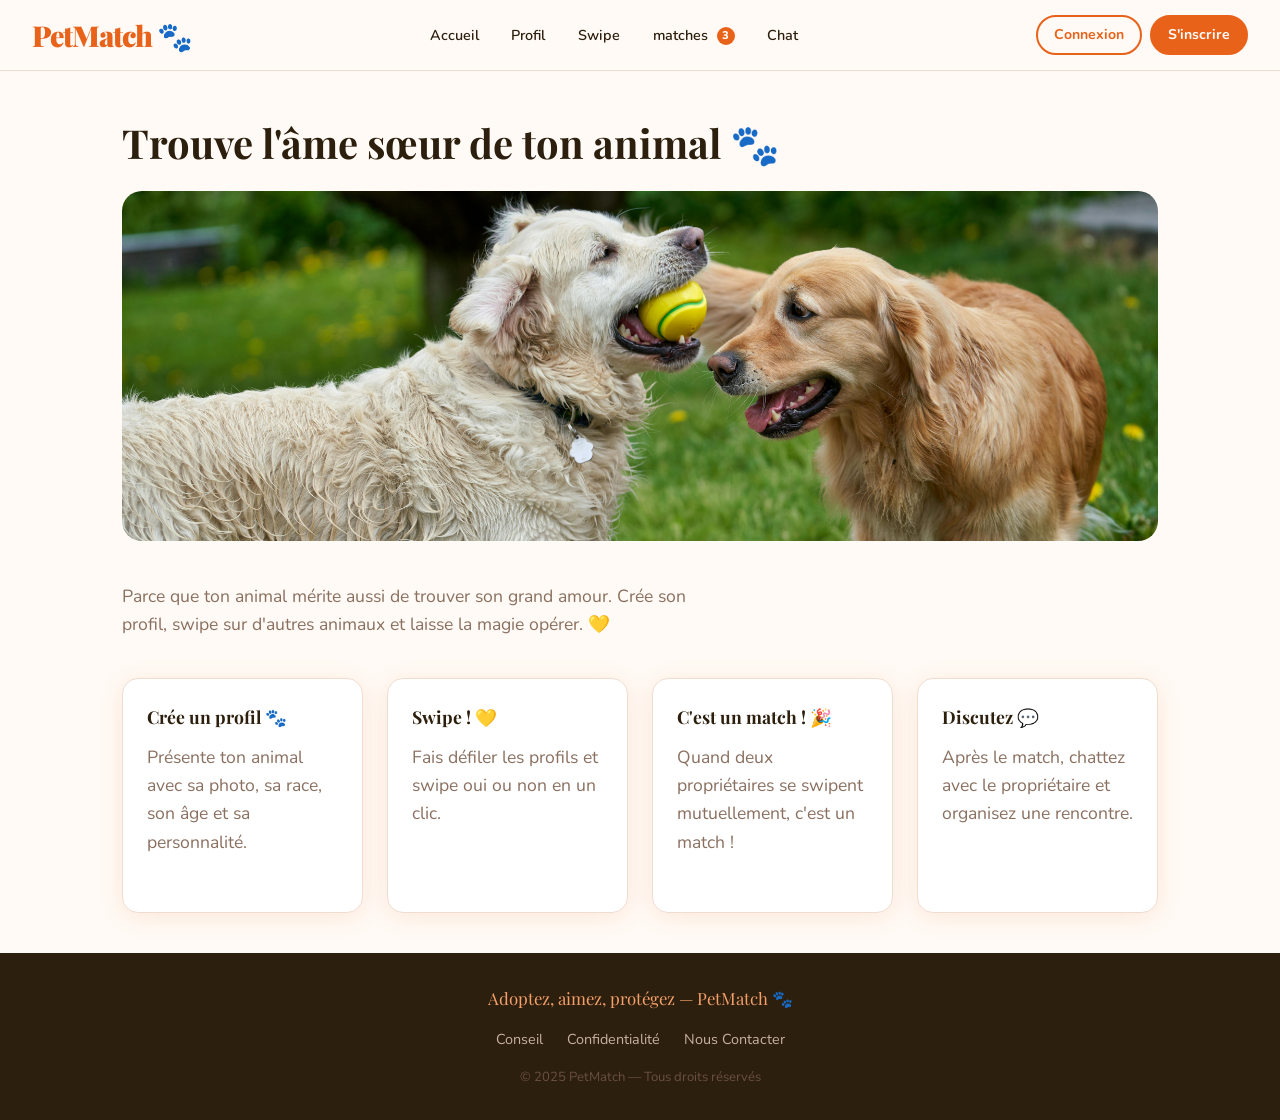
<file: index.html>
<!DOCTYPE html>
<html lang="fr" >
<head> 
  <title>
    PetMatch 
  </title>
  <meta charset="UTF-8">
  <META NAME="Language" CONTENT="fr">
  <META NAME="description" CONTENT="PetMatch - Trouve l'âme sœur pour ton animal. Swipe, matche, et laisse l'amour faire le reste.">
  <link rel="stylesheet" href="style.css">
    <link rel="stylesheet" href="indexstyle.css">
</head>
<body>
 <header>
    <div>
            <h1> PetMatch 🐾 </h1>
    </div>
   <div>
        <nav>
          <ul>
            <li>
              <a href="index.html">
              Accueil
              </a>
            </li>
            <li>
              <a href="profil.html">
              Profil
              </a>
            </li>
            <li>
                <a href="swipe.html">
                  Swipe
                </a>
            </li>
            <li>
              <a href="matches.html">
              matches <span class="notif-badge">3</span>
              </a>
            </li>
            <li>
              <a href="chat.html">
              Chat
              </a>
            </li>
          </ul>
        </nav>
   </div>  
   <div class="header-auth">
      <a href="login.html" class="btn-outline">Connexion</a>
      <a href="signup.html" class="btn-primary">S'inscrire</a>
   </div>
  </header>
<section class="hero">
    <h2>
      Trouve l'âme sœur de ton animal 🐾
    </h2>
    <img src="animaux.jpg" alt="Animaux" width="1000px" height="300px" />
    <p>
      Parce que ton animal mérite aussi de trouver son grand amour.
      Crée son profil, swipe sur d'autres animaux et laisse la magie opérer. 💛
    </p>
 <div class="features">
    <div class="feature-card">
        <h3>Crée un profil 🐾</h3>
        <p>Présente ton animal avec sa photo, sa race, son âge et sa personnalité.</p>
    </div>
    <div class="feature-card">
        <h3>Swipe ! 💛</h3>
        <p>Fais défiler les profils et swipe oui ou non en un clic.</p>
    </div>
    <div class="feature-card">
        <h3>C'est un match ! 🎉</h3>
        <p>Quand deux propriétaires se swipent mutuellement, c'est un match !</p>
    </div>
    <div class="feature-card">
        <h3>Discutez 💬</h3>
        <p>Après le match, chattez avec le propriétaire et organisez une rencontre.</p>
    </div>
</div>
  </section>
<footer>
    <div>
        Adoptez, aimez, protégez — PetMatch 🐾
    </div> 
    <div>
        <a href="conseil.html"> Conseil </a>
        <a href="confidentialite.html"> Confidentialité </a>
        <a href="contact.html"> Nous Contacter </a>
    </div>
    <div>
        © 2025 PetMatch — Tous droits réservés
    </div>
</footer>
</body>
</html>
</file>
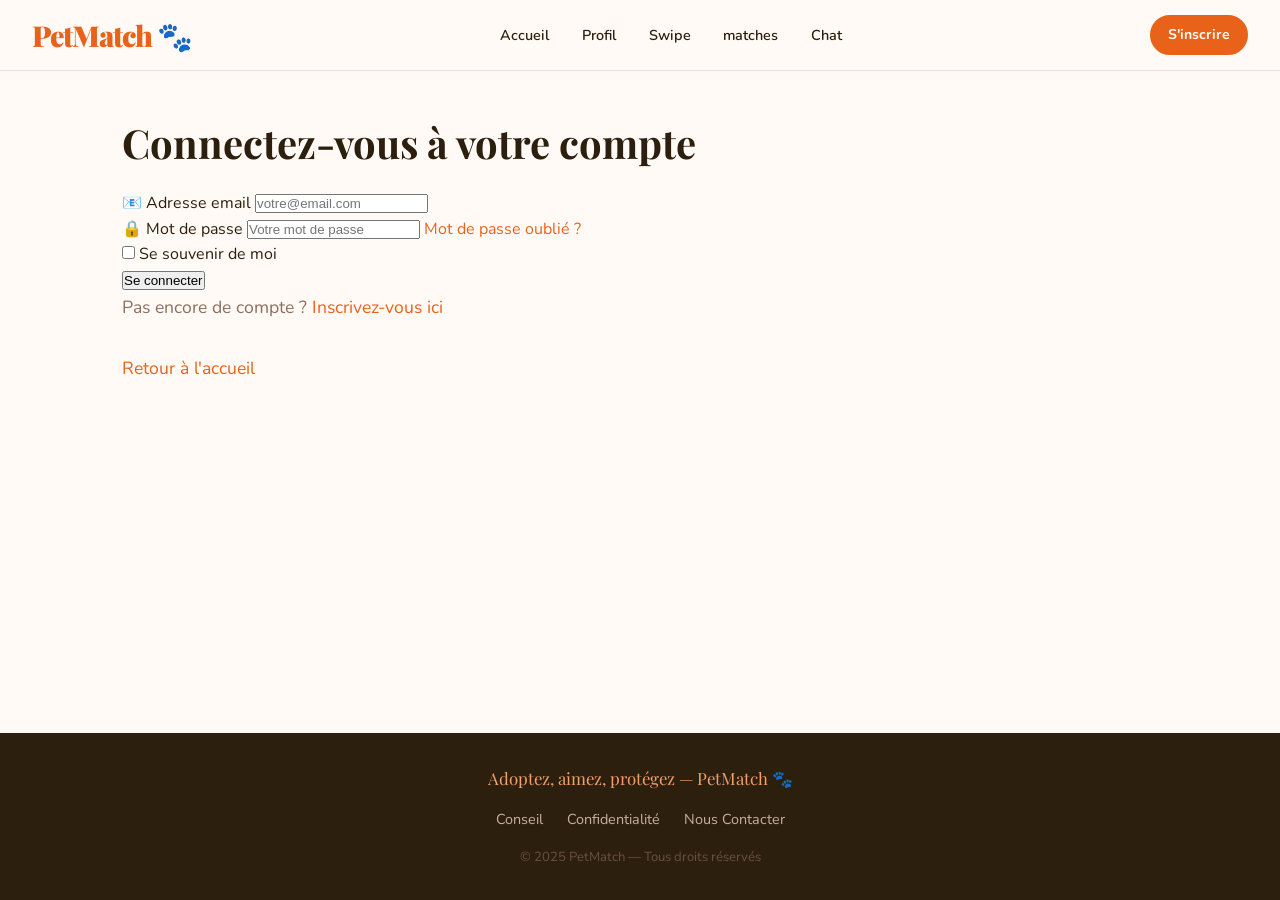
<file: login.html>
<!DOCTYPE html>
<html lang="fr">
<head>
  <meta charset="UTF-8">
  <meta name="description" content="Connexion à PetMatch - Connectez-vous pour gérer le profil de votre animal">
  <link rel="stylesheet" href="style.css">
  <title>
    PetMatch 🐾 - Connexion
  </title>
</head>
<body>
   <header>
    <div>
            <h1> PetMatch 🐾 </h1>
    </div>
   <div>
        <nav>
          <ul>
            <li>
              <a href="index.html">
              Accueil
              </a>
            </li>
            <li>
              <a href="profil.html">
              Profil
              </a>
            </li>
            <li>
                <a href="swipe.html">
                  Swipe
                </a>
            </li>
            <li>
              <a href="matches.html">
              matches
              </a>
            </li>
            <li>
              <a href="chat.html">
              Chat
              </a>
            </li>
          </ul>
        </nav>
   </div>  
     <div class="header-auth">
        <a href="signup.html" class="btn-primary"> S'inscrire </a>
     </div>
  </header>
  <section>
     <h2>
        Connectez-vous à votre compte
      </h2>
  <form>
          <div>
            <label for="email">📧 Adresse email</label>
            <input type="email" id="email" name="email" placeholder="votre@email.com">
          </div>
          <div>
            <label for="motdepasse">🔒 Mot de passe</label>
            <input type="password" id="motdepasse" name="motdepasse" placeholder="Votre mot de passe">
            <a href="#"> Mot de passe oublié ? </a>
          </div>

          <div>
            <input type="checkbox" id="souvenir" name="souvenir">
            <label for="souvenir">Se souvenir de moi</label>
          </div>

          <input type="submit" value="Se connecter">

    </form>

      <div>
        <p>
          Pas encore de compte ? 
          <a href="signup.html"> Inscrivez-vous ici </a>
        </p>
        <p>
          <a href="index.html"> Retour à l'accueil </a>
        </p>
      </div>
  </section>
  <footer>
    <div>
        Adoptez, aimez, protégez — PetMatch 🐾
    </div> 
    <div>
        <a href="conseil.html"> Conseil </a>
        <a href="confidentialite.html"> Confidentialité </a>
        <a href="contact.html"> Nous Contacter </a>
    </div>
    <div>
        © 2025 PetMatch — Tous droits réservés
    </div>
</footer>    
</body>
</html>
</file>
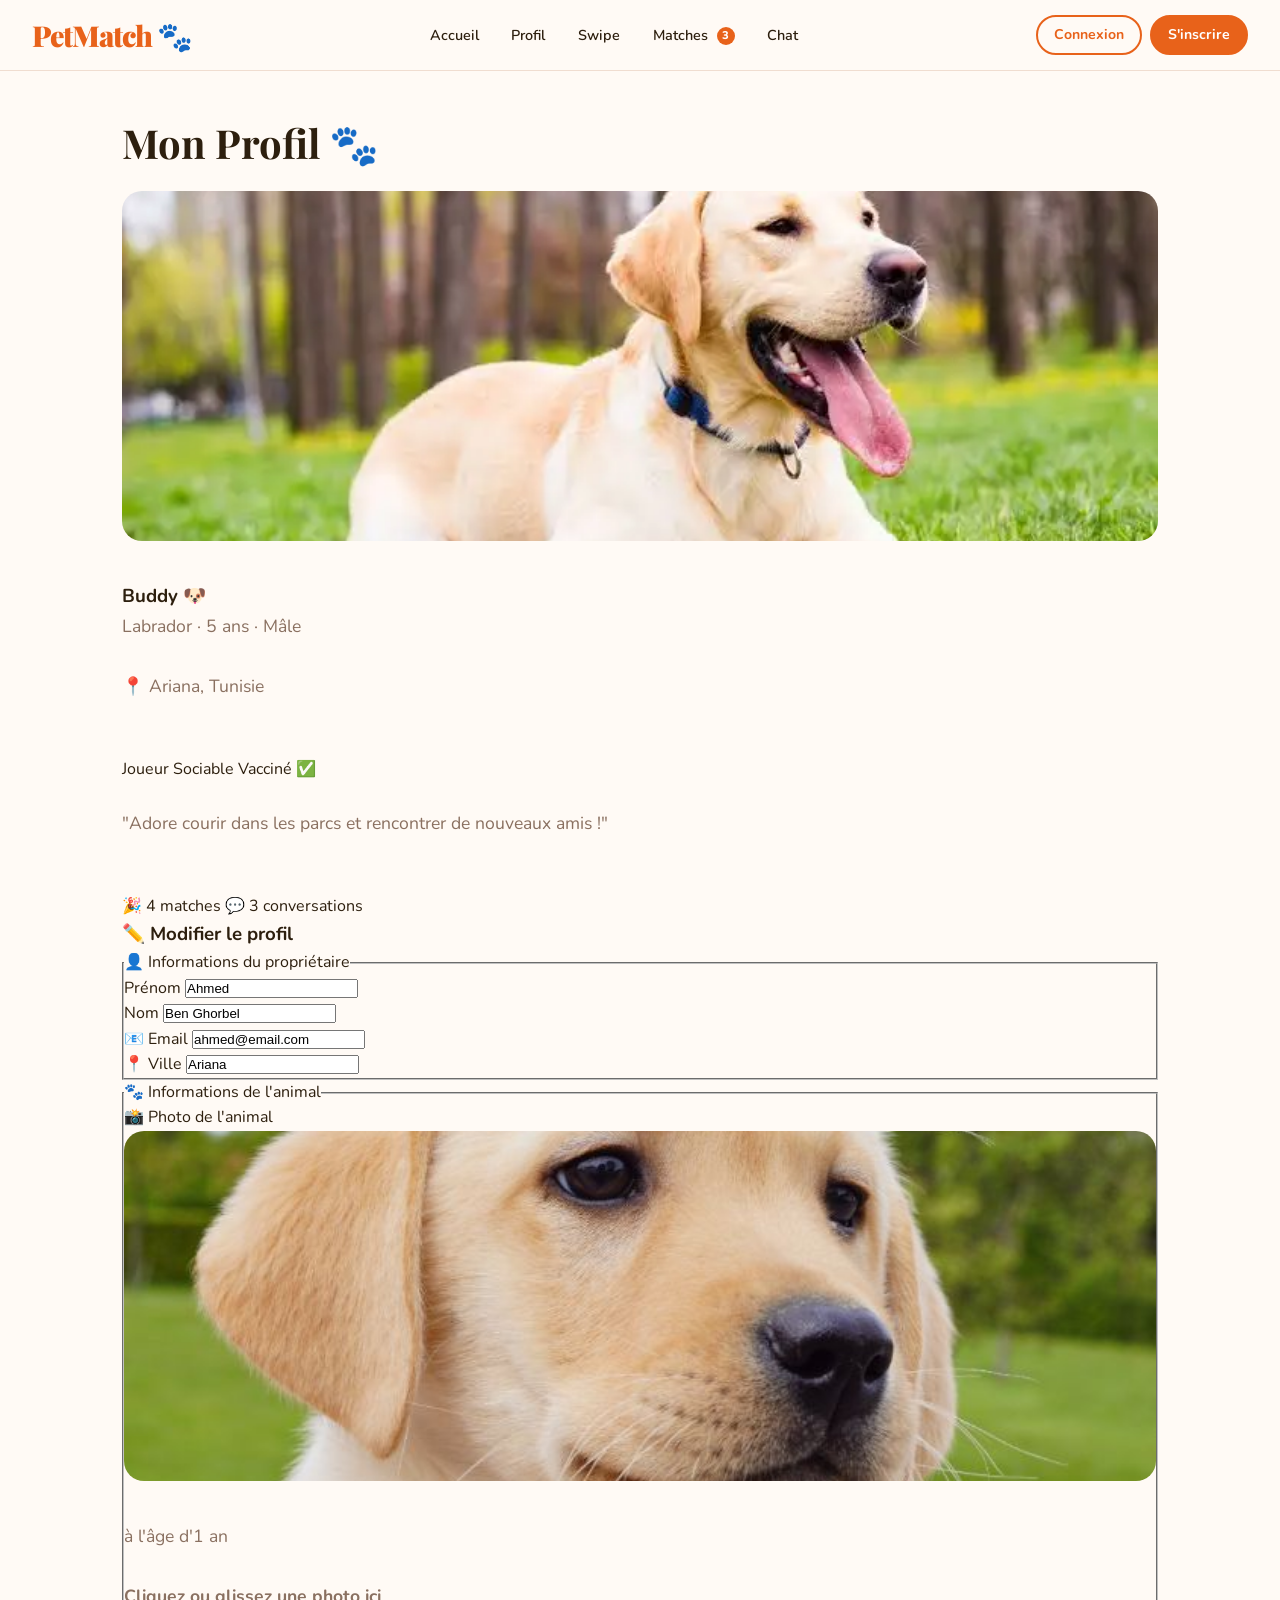
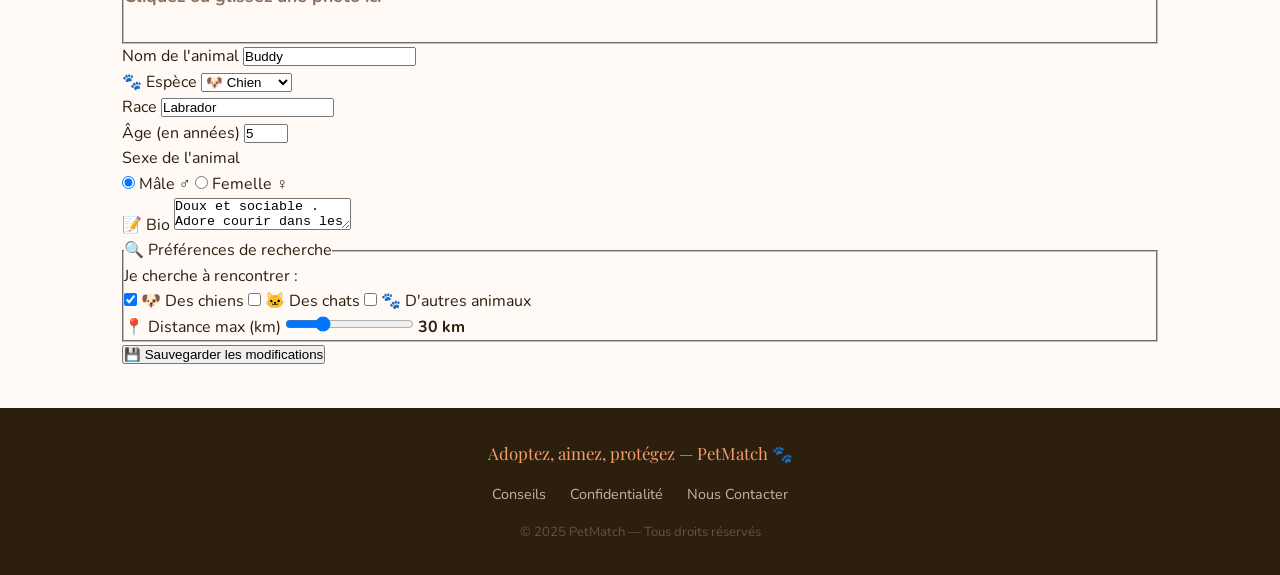
<file: profil.html>
<!DOCTYPE html>
<html lang="fr">
<head>
  <meta charset="UTF-8">
  <meta name="description" content="PetMatch - Gérez le profil de votre animal">
  <title>PetMatch 🐾 — Profil</title>
  <link rel="stylesheet" href="style.css">
</head>
<body>
  <header>
    <div><h1> PetMatch 🐾</h1></div>
    <div>
      <nav>
        <ul>
          <li><a href="index.html">Accueil</a></li>
          <li><a href="profil.html">Profil</a></li>
          <li><a href="swipe.html">Swipe</a></li>
          <li><a href="matches.html">Matches <span class="notif-badge">3</span> </a></li>
          <li><a href="chat.html">Chat</a></li>
        </ul>
      </nav>
    </div>
    <div class="header-auth">
      <a href="login.html" class="btn-outline">Connexion</a>
      <a href="signup.html" class="btn-primary">S'inscrire</a>
    </div>
  </header>

  <section>
    <h2>Mon Profil 🐾</h2>

    <div class="profil-layout">
      <div class="profil-card">
        <img  src="profil1.webp" alt="photo de profil" width="300px" height="300px">
        <h3> Buddy 🐶</h3>
        <p>Labrador · 5 ans · Mâle</p>
        <p>📍 Ariana, Tunisie</p>
        <br>
        <span class="profil-badge">Joueur</span>
        <span class="profil-badge">Sociable</span>
        <span class="profil-badge">Vacciné ✅</span>
        <br><br>
        <p>
          "Adore courir dans les parcs et rencontrer de nouveaux amis !"
        </p>
        <br>
          <span>🎉 4 matches </span>
          <span>💬 3 conversations</span>
      </div>

      <div class="profil-edit-form">
        <h3>✏️ Modifier le profil</h3>

        <form id="profilForm">
          <fieldset>
            <legend>👤 Informations du propriétaire</legend>

            <div class="form-group">
              <label for="prenomProprietaire">Prénom</label>
              <input type="text" id="prenomProprietaire" name="prenom" value="Ahmed" required="">
            </div>
            <div class="form-group">
              <label for="nomProprietaire">Nom</label>
              <input type="text" id="nomProprietaire" name="nom" value="Ben Ghorbel" required="">
            </div>
            <div class="form-group">
              <label for="emailProprietaire">📧 Email</label>
              <input type="email" id="emailProprietaire" name="email" value="ahmed@email.com" required="">
            </div>
            <div class="form-group">
              <label for="villeProprietaire">📍 Ville</label>
              <input type="text" id="villeProprietaire" name="ville" value="Ariana">
            </div>
          </fieldset>

          <fieldset>
            <legend>🐾 Informations de l'animal</legend>

            <div class="form-group">
              <label>📸 Photo de l'animal</label> <br> 
                <img  src="profil2.jpg" alt="photo" width="500px" height="500px">
                <p> à l'âge d'1 an </p>
                <p><b>Cliquez ou glissez une photo ici</b></p>
              </div>
            </div>

            <div class="form-group">
              <label for="nomAnimalProfil">Nom de l'animal</label>
              <input type="text" id="nomAnimalProfil" name="nomAnimal" value="Buddy" required="">
            </div>
            <div class="form-group">
              <label for="especeProfil">🐾 Espèce</label>
              <select id="especeProfil" name="espece">
                <option value="chien" selected="">🐶 Chien</option>
                <option value="chat">🐱 Chat</option>
                <option value="lapin">🐰 Lapin</option>
                <option value="oiseau">🐦 Oiseau</option>
                <option value="poisson">🐟 Poisson</option>
                <option value="reptile">🦎 Reptile</option>
                <option value="autre">🐾 Autre</option>
              </select>
            </div>
            <div class="form-group">
              <label for="raceProfil">Race</label>
              <input type="text" id="raceProfil" name="race" value="Labrador">
            </div>
            <div class="form-group">
              <label for="ageProfil">Âge (en années)</label>
              <input type="number" id="ageProfil" name="age" value="5" min="0" max="30">
            </div>
            <div class="form-group">
              <label>Sexe de l'animal</label>
              <div class="radio-group">
                <label><input type="radio" name="sexe" value="male" checked=""> Mâle ♂️</label>
                <label><input type="radio" name="sexe" value="femelle"> Femelle ♀️</label>
              </div>
            </div>
            <div class="form-group">
              <label for="bioProfil">📝 Bio</label>
              <textarea id="bioProfil" name="bio" placeholder="Décrivez la personnalité de votre animal...">Doux et sociable . Adore courir dans les parcs et rencontrer de nouveaux amis !</textarea>
            </div>
          </fieldset>

          <fieldset>
            <legend>🔍 Préférences de recherche</legend>
            <div class="form-group">
              <label>Je cherche à rencontrer :</label>
              <div class="checkbox-group">
                <label><input type="checkbox" name="prefs" value="chiens" checked=""> 🐶 Des chiens</label>
                <label><input type="checkbox" name="prefs" value="chats"> 🐱 Des chats</label>
                <label><input type="checkbox" name="prefs" value="autres"> 🐾 D'autres animaux</label>
              </div>
            </div>
            <div class="form-group">
              <label for="distanceMax">📍 Distance max (km)</label>
              <input type="range" id="distanceMax" name="distance" min="5" max="100" value="30">
              <span><b>30 km </b></span>
            </div>
          </fieldset>

          <button type="submit" class="form-submit">💾 Sauvegarder les modifications</button>
        </form>
      </div>
  
  </section>
  
  <footer>
    <div>Adoptez, aimez, protégez — PetMatch 🐾</div>
    <div>
      <a href="conseil.html">Conseils</a>
      <a href="confidentialite.html">Confidentialité</a>
      <a href="contact.html">Nous Contacter</a>
    </div>
    <div>© 2025 PetMatch — Tous droits réservés</div>
  </footer> 
</body>
</html>
</file>
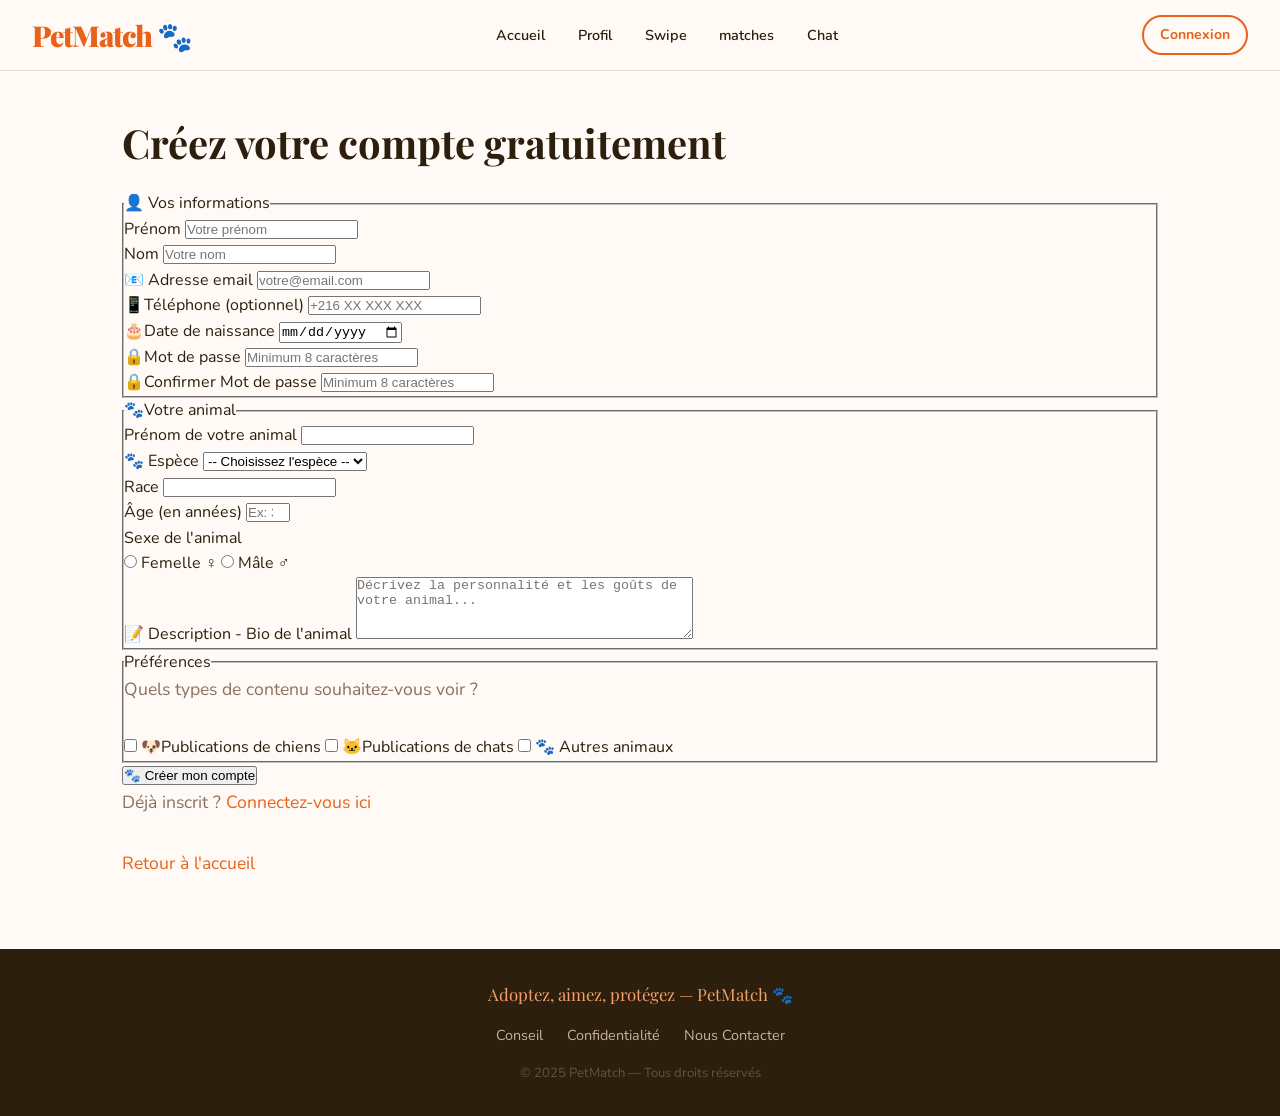
<file: signup.html>
<!DOCTYPE html>
<html lang="fr">
<head>
    <meta charset="UTF-8">
    <meta name="description" content="Inscription sur PetMatch - Créez le profil de votre animal">
    <title>
        PetMatch 🐾 - Inscription
    </title>
    <link rel="stylesheet" href="style.css">
</head>
<body>
     <header>
    <div>
            <h1> PetMatch 🐾 </h1>
    </div>
   <div>
        <nav>
          <ul>
            <li>
              <a href="index.html">
              Accueil
              </a>
            </li>
            <li>
              <a href="profil.html">
              Profil
              </a>
            </li>
            <li>
                <a href="swipe.html">
                  Swipe
                </a>
            </li>
            <li>
              <a href="matches.html">
              matches
              </a>
            </li>
            <li>
              <a href="chat.html">
              Chat
              </a>
            </li>
          </ul>
        </nav>
   </div>  
   <div class="header-auth"> 
      <a href="login.html" class="btn-outline">Connexion</a>
    </div>
  </header>
<section>
      <div>
            <h2>
                Créez votre compte gratuitement
            </h2>
            <form>
                <fieldset>
                    <legend> 👤 Vos informations</legend>
                    <div>
                        <label for="prenom">Prénom</label>
                        <input type="text" id="prenom" name="prenom" placeholder="Votre prénom">
                    </div>
                    <div>
                        <label for="nom">Nom</label>
                        <input type="text" id="nom" name="nom" placeholder="Votre nom">
                    </div>
                    <div>
                        <label for="emailInscription">📧 Adresse email</label>
                        <input type="email" id="emailInscription" name="email" placeholder="votre@email.com">
                    </div>
                    <div>
                        <label for="telephone">📱Téléphone (optionnel)</label>
                        <input type="tel" id="telephone" name="telephone" placeholder="+216 XX XXX XXX">
                    </div>
                    <div>
                        <label for="dateNaissance">🎂Date de naissance</label>
                        <input type="date" id="dateNaissance" name="dateNaissance">
                    </div>
                    <div>
                        <label for="mdp">🔒Mot de passe</label>
                        <input type="password" id="mdp" name="motdepasse" placeholder="Minimum 8 caractères">
                    </div>
                    <div>
                        <label for="mdp">🔒Confirmer Mot de passe</label>
                        <input type="password" id="mdp2" name="motdepasse2" placeholder="Minimum 8 caractères">
                    </div>
                </fieldset>
                <fieldset>
                    <legend>🐾Votre animal</legend>
                    <div>
                        <label for="nomAnimal">Prénom de votre animal</label>
                        <input type="text" id="nomAnimal" name="nomAnimal">
                    </div>
                    <div>
                        <label for="espece">🐾 Espèce</label>
                        <select id="espece" name="espece">
                              <option value="">-- Choisissez l'espèce --</option>
                              <option value="chien"> 🐶 Chien</option>
                              <option value="chat"> 🐱 Chat</option>
                              <option value="lapin"> 🐰 Lapin</option>
                              <option value="oiseau"> 🐦 Oiseau</option>
                              <option value="poisson"> 🐟 Poisson</option>
                              <option value="reptile"> 🦎Reptile</option>
                              <option value="autre"> 🐾 Autre</option>
                            </select>
                    </div>
                    <div>
                        <label for="race">Race</label>
                        <input type="text" id="race" name="race">
                    </div>
                    <div>
                        <label for="age">Âge (en années)</label>
                        <input type="number" id="age" name="age" min="0" max="30" placeholder="Ex: 3">
                    </div>
                    <div>
                        <label>Sexe de l'animal</label>
                        <div>
                          <span>
                            <input type="radio" name="sexeAnimal" id="femelle" value="femelle">
                            <label for="femelle">Femelle ♀️ </label>
                          </span>
                          <span>
                            <input type="radio" name="sexeAnimal" id="male" value="male">
                            <label for="male">Mâle ♂️</label>
                          </span>
                        </div>
                    </div>
                    <div>
                        <label for="bio"> 📝 Description - Bio de l'animal</label>
                        <textarea id="bio" name="bio" rows="4" cols="40" placeholder="Décrivez la personnalité et les goûts de votre animal..."></textarea>
                    </div>
                </fieldset>
            <fieldset>
                    <legend>
                      Préférences
                    </legend>

                    <p>
                      Quels types de contenu souhaitez-vous voir ?
                    </p>

                    <div>
                      <label> <input type="checkbox" name="prefs" value="chiens"> 🐶Publications de chiens </label>
                      <label> <input type="checkbox" name="prefs" value="chats" >  🐱Publications de chats </label>
                      <label> <input type="checkbox" name="prefs" value="autres"> 🐾 Autres animaux</label>
                    </div>
            </fieldset>

                <input type="submit" value="🐾 Créer mon compte">

            </form>
            
            <div>
                <p> Déjà inscrit ? <a href="login.html"> Connectez-vous ici </a> </p>
                <p> <a href="index.html"> Retour à l'accueil </a> </p>
            </div>
    </div>
</section>
  <footer>
    <div>
        Adoptez, aimez, protégez — PetMatch 🐾
    </div> 
    <div>
        <a href="conseil.html"> Conseil </a>
        <a href="confidentialite.html"> Confidentialité </a>
        <a href="contact.html"> Nous Contacter </a>
    </div>
    <div>
        © 2025 PetMatch — Tous droits réservés
    </div>
</footer>    
</body>
</html>
</file>
<file: style.css>
@import url('https://fonts.googleapis.com/css2?family=Playfair+Display:wght@400;700;900&family=Nunito:wght@300;400;600;700;800&display=swap');

*, *::before, *::after {
        box-sizing: border-box; 
        margin: 0; padding: 0; 
}
html { scroll-behavior: smooth; }
:root {
  --primary:#E8621A;
  --primary-dark:#C04E10;
  --primary-light:#F5A06A;
  --bg: #FFFAF5;
  --bg-card: #FFFFFF;
  --text: #2D1F0E;
  --text-muted: #8A7060;
  --border:#F0DDD0;
  --shadow:0 4px 24px rgba(232,98,26,.12);
  --shadow-lg:0 12px 40px rgba(232,98,26,.18);
  --radius : 16px;
  --radius-sm: 8px;
  --transition:.25s ease;
}
/* Global Styles */
body {
  font-family: 'Nunito', sans-serif;
  background: var(--bg);
  color: var(--text);
  min-height: 100vh;
  display: flex;
  flex-direction: column;
  line-height: 1.6;
}
img { max-width: 100%; border-radius: var(--radius); }

a { color: var(--primary); text-decoration: none; transition: color var(--transition); }
a:hover { color: var(--primary-dark); }

ul { list-style: none; }
/* Header Styles */
header {
  position: sticky;
  top: 0;
  z-index: 100;
  background: rgba(255,250,245,.95);
  backdrop-filter: blur(10px);
  border-bottom: 1px solid var(--border);
  padding: .75rem 2rem;
  display: flex;
  align-items: center;
  justify-content: space-between;
  gap: 1.5rem;
}

header h1 {
  font-family: 'Playfair Display', serif;
  font-size: 1.8rem;
  font-weight: 900;
  color: var(--primary);
  letter-spacing: -1px;
  white-space: nowrap;
}

header nav ul {
  display: flex;
  gap: .25rem;
}

header nav ul li a {
  display: block;
  padding: .45rem .9rem;
  border-radius: 50px;
  font-weight: 600;
  font-size: .9rem;
  color: var(--text);
  transition: background var(--transition), color var(--transition);
}

header nav ul li a:hover,
header nav ul li a.active {
  background: var(--primary);
  color: #fff;
}
.header-auth {
  display: flex;
  gap: .5rem;
  align-items: center;
  flex-shrink: 0;
}
/* Button Styles */

.btn-outline {
  padding: .45rem 1rem;
  border: 2px solid var(--primary);
  border-radius: 50px;
  color: var(--primary);
  font-weight: 700;
  font-size: .88rem;
  background: transparent;
  cursor: pointer;
  transition: all var(--transition);
}
.btn-outline:hover { background: var(--primary); color: #fff; }
.btn-primary {
  padding: .45rem 1rem;
  background: var(--primary);
  border: 2px solid var(--primary);
  border-radius: 50px;
  color: #fff;
  font-weight: 700;
  font-size: .88rem;
  cursor: pointer;
  transition: all var(--transition);
  display: inline-block;
}
.btn-primary:hover { background: var(--primary-dark); border-color: var(--primary-dark); color: #fff; }
/* Notification Badge Styles */
.notif-badge {
  background: var(--primary);
  color: #fff;
  border-radius: 50%;
  width: 18px;
  height: 18px;
  font-size: .7rem;
  font-weight: 800;
  display: inline-flex;
  align-items: center;
  justify-content: center;
  margin-left: .3rem;
  vertical-align: middle;
}
/* Section Styles */

section {
  padding: 2.5rem 2rem;
  max-width: 1100px;
  margin: 0 auto;
  width: 100%;
}

section h2 {
    font-family: 'Playfair Display', serif;
    font-size: 2.5rem;
    color: var(--text);
    margin-bottom: 1rem;
}

section p {
    font-size: 1.1rem;
    color: var(--text-muted);
    margin-bottom: 2rem;
    max-width: 600px;
}
section img {
    width: 100%;
    height: 350px;
    object-fit: cover;
    border-radius: 20px;
    margin-bottom: 2rem;
}

/* Footer Styles */

footer {
  margin-top: auto;
  background: var(--text);
  color: #E8D8CC;
  padding: 2rem;
  display: flex;
  flex-direction: column;
  align-items: center;
  gap: 1rem;
  text-align: center;
}

footer div:first-child {
  font-family: 'Playfair Display', serif;
  font-size: 1.05rem;
  color: var(--primary-light);
}

footer div:nth-child(2) {
  display: flex;
  gap: 1.5rem;
  flex-wrap: wrap;
  justify-content: center;
}

footer div:nth-child(2) a { color: #C8B0A0; font-size: .9rem; transition: color var(--transition); }
footer div:nth-child(2) a:hover { color: var(--primary-light); }

footer div:last-child { font-size: .82rem; color: #6A5040; }
</file>
<file: indexstyle.css>
.features {
    display: flex;
    gap: 1.5rem;
    margin-top: 2.5rem;
}

.feature-card {
    flex: 1;
    background: var(--bg-card);
    border-radius: 16px;
    padding: 1.5rem;
    box-shadow: var(--shadow);
    border: 1.5px solid var(--border);
    transition: box-shadow var(--transition);
}

.feature-card:hover {
    box-shadow: var(--shadow-lg);
}

.feature-card h3 {
    font-family: 'Playfair Display', serif;
    font-size: 1.1rem;
    color: var(--text);
    margin-bottom: .75rem;
}

.feature-card p {
    font-size: .9rem;
    color: var(--text-muted);
    line-height: 1.6;
}

.hero p {
    font-size: 1.1rem;
    color: var(--text-muted);
    margin-bottom: 2rem;
    max-width: 600px;
}
.hero img {
    width: 100%;
    height: 350px;
    object-fit: cover;
    border-radius: 20px;
    margin-bottom: 2rem;
}
</file>
